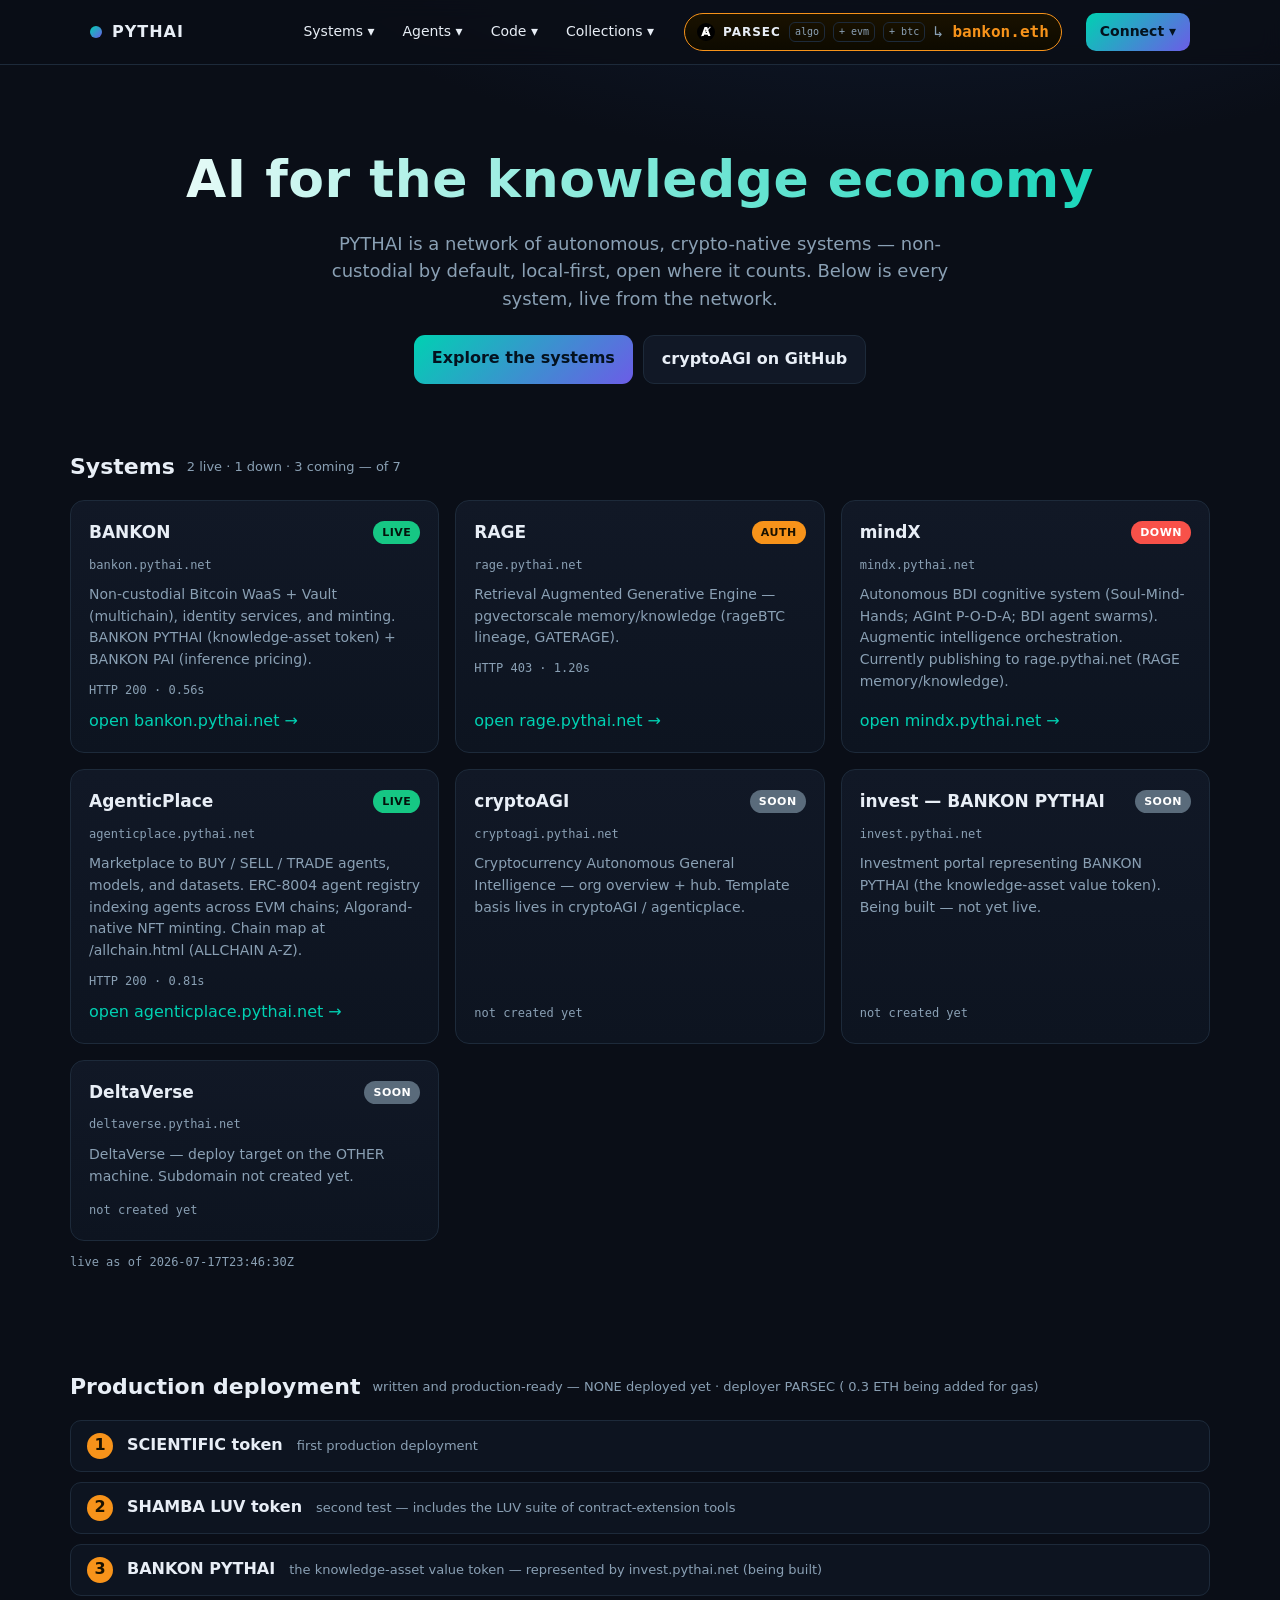
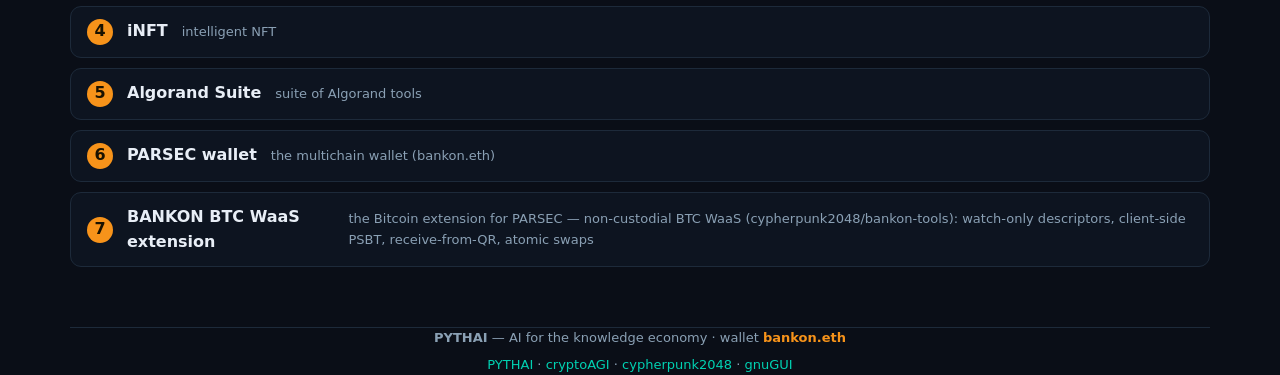
<file: pythai/index.html>
<!doctype html>
<html lang="en">
<head>
<meta charset="utf-8">
<meta name="viewport" content="width=device-width, initial-scale=1">
<title>PYTHAI — AI for the knowledge economy</title>
<meta name="description" content="PYTHAI — the knowledge-economy AI network. Live systems: BANKON, RAGE, mindX, AgenticPlace, cryptoAGI.">
<style>
  /* ---- skin tokens: re-skin by editing these (kept minimal for the Zyro/Hostinger builder) ---- */
  :root{
    --bg:#0a0e17; --panel:#111826; --panel2:#0d1420; --ink:#e8eef6; --dim:#8aa0b4;
    --line:#1d2a3a; --brand:#00d1b2; --brand2:#6c5ce7; --gold:#F7931A; --up:#16c784;
    --down:#f85149; --idle:#5a6b7b; --radius:14px; --max:1140px;
    --font:'DejaVu Sans',system-ui,-apple-system,Segoe UI,Roboto,sans-serif;
    --mono:'DejaVu Sans Mono',ui-monospace,monospace;
  }
  *{box-sizing:border-box} html,body{margin:0}
  body{background:radial-gradient(1200px 600px at 70% -10%,#12203a 0,transparent 60%),var(--bg);
    color:var(--ink);font-family:var(--font);line-height:1.55;-webkit-font-smoothing:antialiased}
  a{color:var(--brand);text-decoration:none} a:hover{text-decoration:underline}
  .wrap{max-width:var(--max);margin:0 auto;padding:0 20px}

  /* ---- header / improved menu ---- */
  header{position:sticky;top:0;z-index:20;background:rgba(10,14,23,.82);backdrop-filter:blur(10px);
    border-bottom:1px solid var(--line)}
  .nav{display:flex;align-items:center;gap:18px;height:64px}
  .brand{display:flex;align-items:center;gap:10px;font-weight:800;letter-spacing:1px}
  .brand .dot{width:12px;height:12px;border-radius:50%;background:linear-gradient(135deg,var(--brand),var(--brand2))}
  .menu{display:flex;gap:4px;margin-left:auto;flex-wrap:wrap}
  .menu .grp{position:relative}
  .menu .grp>button{background:transparent;border:0;color:var(--ink);font:inherit;font-size:14px;
    padding:8px 12px;border-radius:9px;cursor:pointer}
  .menu .grp:hover>button{background:var(--panel)}
  .menu .drop{position:absolute;right:0;top:100%;min-width:220px;background:var(--panel);
    border:1px solid var(--line);border-radius:12px;padding:6px;display:none;box-shadow:0 12px 30px rgba(0,0,0,.5)}
  .menu .grp:hover .drop{display:block}
  .menu .drop a{display:block;color:var(--ink);padding:8px 10px;border-radius:8px;font-size:14px}
  .menu .drop a:hover{background:var(--panel2);text-decoration:none}
  .menu .drop small{color:var(--dim)}
  .menu .drop a.lead{font-weight:800;color:var(--brand)}
  .menu .drop .paid{font-size:12px;color:var(--dim);background:var(--panel2);border:1px solid var(--line);
    border-radius:8px;padding:8px 10px;margin:4px 2px 8px}
  .menu .drop .paid b{color:var(--gold)}

  /* ---- wallet chip ---- */
  .wallet{display:flex;align-items:center;gap:8px;border:1px solid var(--gold);border-radius:999px;
    padding:6px 12px;background:linear-gradient(180deg,#1a1200,#0d0a00);cursor:pointer}
  .wallet .b.algo{background:#000;color:#fff}
  .wallet .wname{font-weight:800;letter-spacing:1px;color:var(--ink);font-size:12px}
  .wallet .chain{font-family:var(--mono);font-size:10px;color:var(--dim);border:1px solid var(--line);
    border-radius:6px;padding:1px 5px}
  .wallet .ens{font-family:var(--mono);font-weight:700;color:var(--gold)}
  .wallet .ens:before{content:"↳ ";color:var(--dim);font-weight:400}
  /* login */
  .login{margin-left:6px}
  .loginbtn{background:linear-gradient(135deg,var(--brand),var(--brand2));border:0;color:#04121f;
    font:inherit;font-weight:800;font-size:14px;padding:8px 14px;border-radius:10px;cursor:pointer}
  .login.on .loginbtn{background:var(--panel);color:var(--up);border:1px solid var(--up)}
  .login{position:relative}
  .login .drop{position:absolute;left:auto;right:0;top:100%;min-width:250px;background:var(--panel);
    border:1px solid var(--line);border-radius:12px;padding:6px;display:none;box-shadow:0 12px 30px rgba(0,0,0,.5)}
  .login .drop a{display:block;color:var(--ink);padding:8px 10px;border-radius:8px;font-size:14px}
  .login .drop a:hover{background:var(--panel2);text-decoration:none}
  .login .drop small{color:var(--dim)}
  .login:hover .drop,.login.open .drop{display:block}
  .login .acct{font-family:var(--mono);font-size:12px;color:var(--ink);padding:8px 10px;border-bottom:1px solid var(--line);margin-bottom:4px}
  .login .acct b{color:var(--up)}
  .wallet .b{width:18px;height:18px;border-radius:50%;background:var(--gold);color:#1a1200;
    display:grid;place-items:center;font-weight:900;font-size:12px}
  .wallet:hover{box-shadow:0 0 0 3px rgba(247,147,26,.15)}

  /* ---- hero ---- */
  .hero{padding:74px 0 40px;text-align:center}
  .hero h1{font-size:clamp(30px,5vw,52px);margin:0 0 10px;letter-spacing:.5px;
    background:linear-gradient(90deg,#fff,var(--brand));-webkit-background-clip:text;background-clip:text;color:transparent}
  .hero p{color:var(--dim);font-size:18px;max-width:680px;margin:0 auto 22px}
  .cta{display:inline-flex;gap:10px;flex-wrap:wrap;justify-content:center}
  .btn{border:1px solid var(--line);background:var(--panel);color:var(--ink);padding:11px 18px;
    border-radius:11px;font-weight:700}
  .btn.p{background:linear-gradient(135deg,var(--brand),var(--brand2));border:0;color:#04121f}

  /* ---- systems grid (live/deploy admin breakdown) ---- */
  section.sys{padding:26px 0 60px}
  .h{display:flex;align-items:center;gap:12px;margin:0 0 16px}
  .h h2{margin:0;font-size:22px} .h .sub{color:var(--dim);font-size:13px}
  .grid{display:grid;gap:16px;grid-template-columns:repeat(auto-fill,minmax(300px,1fr))}
  .card{background:linear-gradient(180deg,var(--panel),var(--panel2));border:1px solid var(--line);
    border-radius:var(--radius);padding:18px;display:flex;flex-direction:column;gap:10px}
  .card .top{display:flex;align-items:center;gap:10px}
  .card .name{font-weight:800;font-size:17px} .card .sd{color:var(--dim);font-family:var(--mono);font-size:12px}
  .pill{margin-left:auto;font-size:11px;font-weight:800;padding:3px 9px;border-radius:999px;letter-spacing:.5px}
  .pill.up{color:#04120b;background:var(--up)} .pill.degraded{color:#1a1200;background:var(--gold)}
  .pill.down{color:#fff;background:var(--down)} .pill.nc{color:#fff;background:var(--idle)}
  .card p{margin:0;color:var(--dim);font-size:14px} .card .go{margin-top:auto}
  .stat{color:var(--dim);font-family:var(--mono);font-size:12px}
  .roadmap{list-style:none;margin:0;padding:0;display:grid;gap:10px}
  .roadmap li{display:flex;align-items:center;gap:14px;background:var(--panel2);border:1px solid var(--line);
    border-radius:11px;padding:12px 16px}
  .roadmap .n{width:26px;height:26px;border-radius:50%;background:var(--gold);color:#1a1200;
    display:grid;place-items:center;font-weight:900;flex:0 0 auto}
  .roadmap .nm{font-weight:800} .roadmap .rl{color:var(--dim);font-size:13px}
  footer{border-top:1px solid var(--line);color:var(--dim);text-align:center;padding:30px 0;font-size:13px}
  .fresh{color:var(--dim);font-family:var(--mono);font-size:12px}
</style>
</head>
<body>
<header>
  <div class="wrap nav">
    <div class="brand"><span class="dot"></span> PYTHAI</div>
    <nav class="menu">
      <div class="grp"><button>Systems ▾</button>
        <div class="drop" id="m-systems"><!-- filled from status.json --></div></div>
      <div class="grp"><button>Agents ▾</button>
        <div class="drop">
          <a href="https://gpt.pythai.net/" class="lead">gpt.pythai.net — the agent team <small>· GPT-4 augmentation</small></a>
          <div class="paid">🔒 Exclusive access via payment — <b>x402</b> delivers the OpenAI agent as a callable tool.<br><small>The GPT links below are on OpenAI, a courtesy to OpenAI.</small></div>
          <a href="https://chat.openai.com/g/g-NO8ax8aMU-mastermind">MASTERMIND</a>
          <a href="https://chat.openai.com/g/g-gNLDlpcAv-professor-codephreak">Professor Codephreak</a>
          <a href="https://chat.openai.com/g/g-QZcppJtsM-pythia">Pythia — oracle of Delphi</a>
          <a href="https://chat.openai.com/g/g-wOIRYuJb1-ice">I.C.E. — Intrusion Countermeasures</a>
          <a href="https://chat.openai.com/g/g-lr6K7F0YB-justice-equitas">Justice Equitas — legal AI</a>
        </div></div>
      <div class="grp"><button>Code ▾</button>
        <div class="drop">
          <a href="https://github.com/PYTHAI">PYTHAI <small>· org</small></a>
          <a href="https://github.com/cryptoAGI">cryptoAGI</a>
          <a href="https://github.com/cypherpunk2048">cypherpunk2048 <small>· BTC Standard</small></a>
          <a href="https://github.com/gnugui">gnuGUI</a>
          <a href="https://github.com/mastermindml">mastermindML</a>
          <a href="https://github.com/Professor-Codephreak">Professor Codephreak</a>
        </div></div>
      <div class="grp"><button>Collections ▾</button>
        <div class="drop">
          <a href="https://opensea.io/collection/astralguidance">ASTRALGUIDANCE — PYTHIA</a>
          <a href="https://opensea.io/collection/mrmindz">MRMINDZ — In Prompt We Trust</a>
          <a href="https://opensea.io/assets/matic/0x100dfb2c8cbc9b4a18fe8d7eb2bf4277d187939e/2">MASTERMIND MINT</a>
        </div></div>
    </nav>
    <div class="wallet" id="wallet" title="PARSEC — Algorand-native wallet (holds mindx.algo · mints .algo domains). Extensions: EVM via bankon.eth (wrapper for control; deployer, 0.3 ETH being added) + Bitcoin via the BANKON BTC WaaS extension (cypherpunk2048/bankon-tools). Open-source key delivery, per the github.com/cypherpunk2048 standard — like Atomic Wallet but auditable. Click to copy bankon.eth.">
      <span class="b algo">Ⱥ</span><span class="wname">PARSEC</span><span class="chain">algo</span><span class="chain">+ evm</span><span class="chain">+ btc</span><span class="ens" id="ens">bankon.eth</span>
    </div>
    <div class="grp login" id="loginwrap">
      <button class="loginbtn" id="loginbtn">Connect ▾</button>
      <div class="drop" id="logindrop">
        <a href="#" id="connectEvm"><b>Connect EVM wallet</b><br><small>MetaMask / EIP-1193 · Sign-In with Ethereum</small></a>
        <div class="acct" id="acct" style="display:none"></div>
        <a href="#" id="siwe" style="display:none">✍ Sign in (SIWE)</a>
        <a href="#" id="fmind">📈 Login to financialmind →</a>
        <a href="#" id="disconnect" style="display:none">Disconnect</a>
      </div>
    </div>
  </div>
</header>

<main>
  <section class="hero wrap">
    <h1>AI for the knowledge economy</h1>
    <p>PYTHAI is a network of autonomous, crypto-native systems — non-custodial by default, local-first,
       open where it counts. Below is every system, live from the network.</p>
    <div class="cta">
      <a class="btn p" href="#systems">Explore the systems</a>
      <a class="btn" href="https://github.com/cryptoAGI">cryptoAGI on GitHub</a>
    </div>
  </section>

  <section class="sys wrap" id="systems">
    <div class="h"><h2>Systems</h2><span class="sub" id="summary">loading live status…</span></div>
    <div class="grid" id="grid"></div>
    <p class="fresh" id="fresh"></p>
  </section>

  <section class="sys wrap" id="deploy">
    <div class="h"><h2>Production deployment</h2><span class="sub" id="depnote"></span></div>
    <ol class="roadmap" id="roadmap"></ol>
  </section>
</main>

<footer class="wrap">
  <div><b>PYTHAI</b> — AI for the knowledge economy · wallet <b style="color:var(--gold)">bankon.eth</b></div>
  <div style="margin-top:6px">
    <a href="https://github.com/PYTHAI">PYTHAI</a> ·
    <a href="https://github.com/cryptoAGI">cryptoAGI</a> ·
    <a href="https://github.com/cypherpunk2048">cypherpunk2048</a> ·
    <a href="https://github.com/gnugui">gnuGUI</a>
  </div>
</footer>

<script>
// Live/deploy admin breakdown — renders the VPS-produced status.json (see WIRING.md).
// Falls back to systems.json (no live state) if status.json isn't published yet.
const PILL={up:'up',degraded:'degraded',down:'down','not-created':'nc'};
const LABEL={up:'LIVE',degraded:'AUTH',down:'DOWN','not-created':'SOON'};
async function load(){
  let data=null;
  try{ data=await (await fetch('status.json',{cache:'no-store'})).json(); }catch(e){}
  if(!data){ try{ const m=await (await fetch('systems.json')).json();
    data={systems:m.systems.map(s=>({...s,live:s.exists?'unknown':'not-created'})),summary:{},generatedAt:null}; }catch(e){} }
  if(!data){ document.getElementById('summary').textContent='status feed unavailable'; return; }
  const grid=document.getElementById('grid'), md=document.getElementById('m-systems');
  grid.innerHTML=''; md.innerHTML='';
  for(const s of data.systems){
    const live=s.live||'unknown', pk=PILL[live]||'nc', href=s.exists!==false?('https://'+s.subdomain):'#';
    grid.insertAdjacentHTML('beforeend',
      `<div class="card"><div class="top"><span class="name">${s.name}</span>
        <span class="pill ${pk}">${LABEL[live]||'…'}</span></div>
        <div class="sd">${s.subdomain}</div>
        <p>${s.summary||''}</p>
        ${s.httpCode?`<div class="stat">HTTP ${s.httpCode} · ${(s.responseS||0).toFixed(2)}s</div>`:''}
        <div class="go">${s.exists!==false?`<a href="${href}">open ${s.subdomain} →</a>`:'<span class="stat">not created yet</span>'}</div>
      </div>`);
    md.insertAdjacentHTML('beforeend',
      `<a href="${href}">${s.name} <small>· ${live}</small></a>`);
  }
  if(data.summary&&data.summary.total){const x=data.summary;
    document.getElementById('summary').textContent=`${x.up} live · ${x.down||0} down · ${x.notCreated||0} coming — of ${x.total}`;}
  if(data.generatedAt) document.getElementById('fresh').textContent='live as of '+data.generatedAt;
}
load(); setInterval(load,60000);
document.getElementById('wallet').onclick=()=>navigator.clipboard?.writeText('bankon.eth');

// deployment roadmap — from systems.json (source of truth; contracts written, none deployed yet)
async function deploy(){
  let m=null; try{ m=await (await fetch('systems.json')).json(); }catch(e){ return; }
  const d=m.deployment||{}; const rm=document.getElementById('roadmap');
  document.getElementById('depnote').textContent=
    (d.contracts||'')+' · deployer '+((m.wallet&&m.wallet.name)||'')+' ('+(d.deployer? d.deployer.split('·')[1]||'' : '')+')';
  (d.sequence||[]).forEach(s=>rm.insertAdjacentHTML('beforeend',
    `<li><span class="n">${s.n}</span><span class="nm">${s.name}</span><span class="rl">${s.role||''}</span></li>`));
}
deploy();

// ---- EVM login (EIP-1193 + Sign-In with Ethereum / EIP-4361) + financialmind handoff ----
// financialmind is a privilege-gated EVM-wallet app; the SAME connected wallet logs in there.
// Its frontend URL is configurable — dev default localhost:5173; set fmind.pythai.net when deployed.
const FMIND_URL = (localStorage.getItem('fmindUrl')) || 'http://localhost:5173';
let ACCT=null;
const $=id=>document.getElementById(id);
function short(a){return a.slice(0,6)+'…'+a.slice(-4);}
async function ensName(a){ try{
  // reverse-resolve via a public resolver only if available; else show the address
  return null; }catch(e){return null;} }
async function connectEvm(e){ e&&e.preventDefault();
  if(!window.ethereum){ alert('No EVM wallet found. Install MetaMask (or any EIP-1193 wallet).'); return; }
  try{
    const accts=await window.ethereum.request({method:'eth_requestAccounts'});
    ACCT=accts[0]; onConnected();
  }catch(err){ /* user rejected */ }
}
function onConnected(){
  const w=$('loginwrap'); w.classList.add('on');
  $('loginbtn').textContent=short(ACCT)+' ▾';
  $('acct').style.display='block'; $('acct').innerHTML='connected <b>'+short(ACCT)+'</b>';
  $('connectEvm').style.display='none'; $('siwe').style.display='block'; $('disconnect').style.display='block';
  sessionStorage.setItem('evmAcct',ACCT);
}
async function siwe(e){ e.preventDefault(); if(!ACCT) return;
  const domain=location.host||'pythai.net', nonce=Math.random().toString(36).slice(2,10);
  const msg=`${domain} wants you to sign in with your Ethereum account:\n${ACCT}\n\nSign in to PYTHAI.\n\nURI: https://pythai.net\nVersion: 1\nChain ID: 1\nNonce: ${nonce}\nIssued At: ${new Date().toISOString()}`;
  try{
    const sig=await window.ethereum.request({method:'personal_sign',params:[msg,ACCT]});
    sessionStorage.setItem('siwe',JSON.stringify({address:ACCT,sig,nonce}));
    $('acct').innerHTML='signed in <b>'+short(ACCT)+'</b> ✓';
  }catch(err){}
}
function fmindLogin(e){ e.preventDefault();
  // hand the connected wallet to financialmind's privilege-gated login (WalletSetup reads it).
  const u=new URL(FMIND_URL);
  if(ACCT) u.searchParams.set('login', ACCT);
  window.open(u.toString(),'_blank','noopener');
}
$('connectEvm').onclick=connectEvm;
$('loginbtn').onclick=()=>{ if(!ACCT) connectEvm(); };
$('siwe').onclick=siwe;
$('fmind').onclick=fmindLogin;
$('disconnect').onclick=e=>{e.preventDefault();ACCT=null;sessionStorage.removeItem('evmAcct');sessionStorage.removeItem('siwe');
  $('loginwrap').classList.remove('on');$('loginbtn').textContent='Connect ▾';
  $('acct').style.display='none';$('siwe').style.display='none';$('disconnect').style.display='none';$('connectEvm').style.display='block';};
// restore session
if(sessionStorage.getItem('evmAcct')){ ACCT=sessionStorage.getItem('evmAcct'); onConnected(); }
</script>
</body>
</html>
</file>
